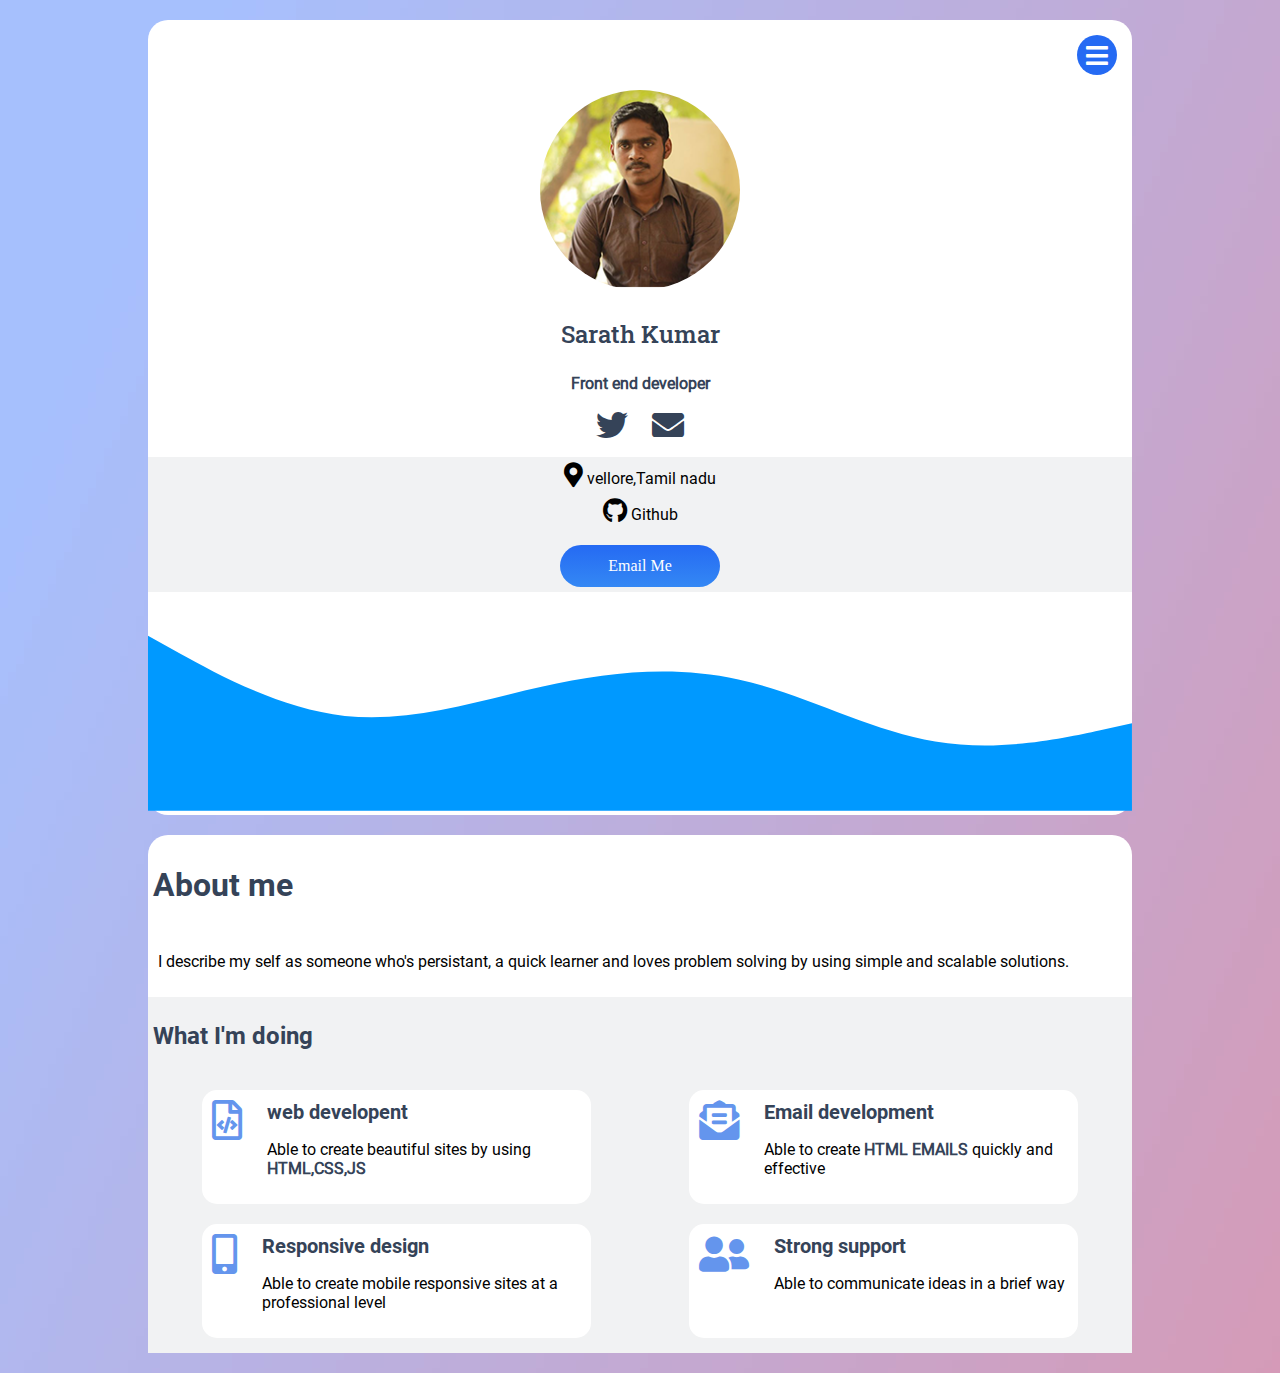
<file: portfolio/index.html>
<!DOCTYPE html>
<html lang="en">

<head>
    <meta charset="UTF-8">
    <meta name="viewport" content="width=device-width, initial-scale=1.0">
    <meta http-equiv="X-UA-Compatible" content="ie=edge">
    <link rel="stylesheet" href="css/style.css" />
    <link rel="stylesheet" href="https://cdnjs.cloudflare.com/ajax/libs/font-awesome/5.11.2/css/all.css"/>
    <title>SARATH PORTFOLIO</title>
</head>

<body class="bg-color">

    <div class="container">
        
        <div class="personal-info bg-white margin-10px">
            <header class="menu">
                <div class="menu-content unshow">
                    <ul>
                        <li><a href="http://sarathkumar.dx.am/resume.html">Resume</a></li>
                        <li><a href="http://127.0.0.1:5500/project.html">Portfolio</a></li>
                    </ul>
                </div>
                <div class="menu-icon" id="m-icon">
                    <a href="JavaScript:void(0)"><i id="icon-menu" class="fas fa-bars"></i></a>
                </div>
            </header>

            <div class="image margin-10px">
                <img src="image/edit-sarath_03.png" alt="sarath-photo" />
            </div>
            <div class="info">
                <h3 class="robotoslab-medium">Sarath Kumar</h3>
                <h3 class="text-regular font-boldcolor">Front end developer</h3>
            </div>

            <div class="social-icons">
                <a href="https://twitter.com/SARATHK14255230" class="margin-10px"><i class="fab fa-twitter text-bold"></i></a>
                <a href="mailto:sarathakashbeliever@gmail.com" class="margin-10px"><i class="fas fa-envelope text-bold"></i></a>
            </div>
            <div class="location">
                <ul>
                    <li class="text-regular"><i class="fas fa-map-marker-alt"></i> vellore,Tamil nadu</li>
                    <li class="text-regular"><i class="fab fa-github"></i> <a href="https://github.com/sarathakash">Github</a></li>
                </ul>
                <div class="email">
                    <a href="mailto:sarathakashbeliever@gmail.com">Email Me</a>
                </div>
            </div>
            <svg xmlns="http://www.w3.org/2000/svg" viewBox="0 0 1440 320"><path fill="#0099ff" fill-opacity="1" d="M0,64L48,90.7C96,117,192,171,288,181.3C384,192,480,160,576,138.7C672,117,768,107,864,128C960,149,1056,203,1152,218.7C1248,235,1344,213,1392,202.7L1440,192L1440,320L1392,320C1344,320,1248,320,1152,320C1056,320,960,320,864,320C768,320,672,320,576,320C480,320,384,320,288,320C192,320,96,320,48,320L0,320Z"></path></svg>
        </div>
        <!--about-me-layout-->
        <div class="about-me bg-white border-radius margin-10px">
            <div class="padding-5">
                <h2 class="text-bold">About me</h2>
                <div class="padding-5">
                    <p class="text-regular">I describe my self as someone who's persistant, a quick learner and
                        loves
                        problem solving by using simple and scalable solutions.</p>
                </div>
            </div>
            <div class="what-am-doing location padding-5">
                <h2 class="text-bold">What I'm doing</h2>
            </div>
            <section class="skill-layout location">
                <div class="sk-lay-1 bg-white padding-5">
                    <div class="icon padding-5">
                        <i class="far fa-file-code text-bold"></i>
                    </div>
                    <div class="content padding-5">
                        <h4 class="text-bold">web developent</h4>
                        <p class="text-regular">Able to create beautiful sites by using <b
                                class="font-boldcolor">HTML,CSS,JS</b></p>
                    </div>
                </div>
                <div class="sk-lay-1 bg-white padding-5">
                    <div class="icon padding-5">
                        <i class="fas fa-envelope-open-text"></i>
                    </div>
                    <div class="content padding-5">
                        <h4 class="text-bold">Email development</h4>
                        <p class="text-regular">Able to create <b class="font-boldcolor">HTML EMAILS</b>
                            quickly and effective</p>
                    </div>
                </div>
                <div class="sk-lay-1 bg-white padding-5">
                    <div class="icon padding-5">
                        <i class="fas fa-mobile-alt"></i>
                    </div>
                    <div class="content padding-5">
                        <h4 class="text-bold">Responsive design</h4>
                        <p class="text-regular">Able to create mobile responsive sites
                            at a professional level</p>
                    </div>
                </div>
                <div class="sk-lay-1 bg-white padding-5">
                    <div class="icon padding-5">
                        <i class="fas fa-user-friends"></i>
                    </div>
                    <div class="content padding-5">
                        <h4 class="text-bold">Strong support</h4>
                        <p class="text-regular">Able to communicate ideas in a brief way</p>
                    </div>
                </div>
            </section>
        </div>
    </div>
    <script src="lib/Jquery/jquery-3.4.1.js"></script>
    <script src="js/protfolio.js"></script>
</body>

</html>
</file>
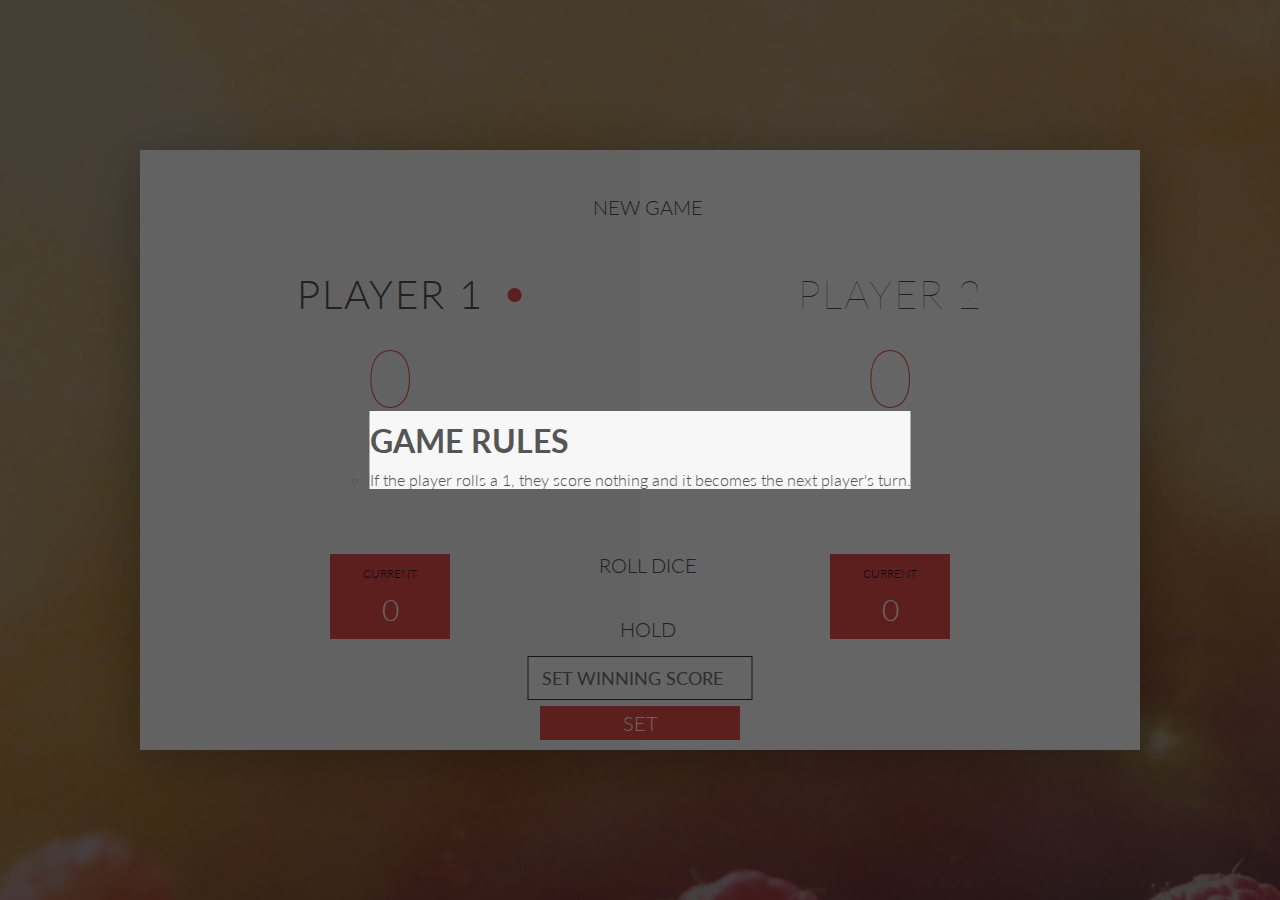
<file: portfolio/appgame.html>
<!DOCTYPE html>
<html lang="en">

<head>
    <meta charset="UTF-8">
    <meta name="viewport" content="width=device-width, initial-scale=1.0">
    <meta http-equiv="X-UA-Compatible" content="ie=edge">
    <link href="https://fonts.googleapis.com/css?family=Lato:100,300,600" rel="stylesheet" type="text/css">
    <link href="http://code.ionicframework.com/ionicons/2.0.1/css/ionicons.min.css" rel="stylesheet" type="text/css">
    <link type="text/css" rel="stylesheet" href="css/soursecode.css">
    <title>Pig Game</title>
</head>

<body>
    <div class="popup">
        <div class="content">
            <h1>GAME RULES</h1>
            <ul>
                <li>If the player rolls a 1, they score nothing and it becomes the next player's turn.</li>
            </ul>
        </div>
    </div>
    <div class="wrapper clearfix">
        <div class="player-0-panel active">
            <div class="player-name" id="name-0">Player 1</div>
            <div class="player-score" id="score-0">0</div>
            <div class="player-current-box">
                <div class="player-current-label">Current</div>
                <div class="player-current-score" id="current-0">0</div>
            </div>
        </div>

        <div class="player-1-panel">
            <div class="player-name" id="name-1">Player 2</div>
            <div class="player-score" id="score-1">0</div>
            <div class="player-current-box">
                <div class="player-current-label">Current</div>
                <div class="player-current-score" id="current-1">0</div>
            </div>
        </div>

        <button class="btn-new"><i class="ion-ios-plus-outline"></i>New game</button>
        <button class="btn-roll"><i class="ion-ios-loop"></i>Roll dice</button>
        <button class="btn-hold"><i class="ion-ios-download-outline"></i>Hold</button>

        <input type="number" placeholder="SET WINNING SCORE" min="0" class="final-score" />
        <button class="btn-submit">SET</button>

        <img src="image/dice-6.png" alt="Dice" class="dice" id="dice-1">
        <img src="image/dice-6.png" alt="Dice" class="dice" id="dice-2">
    </div>

    <script src="js/sourscecode.js"></script>
</body>

</html>
</file>
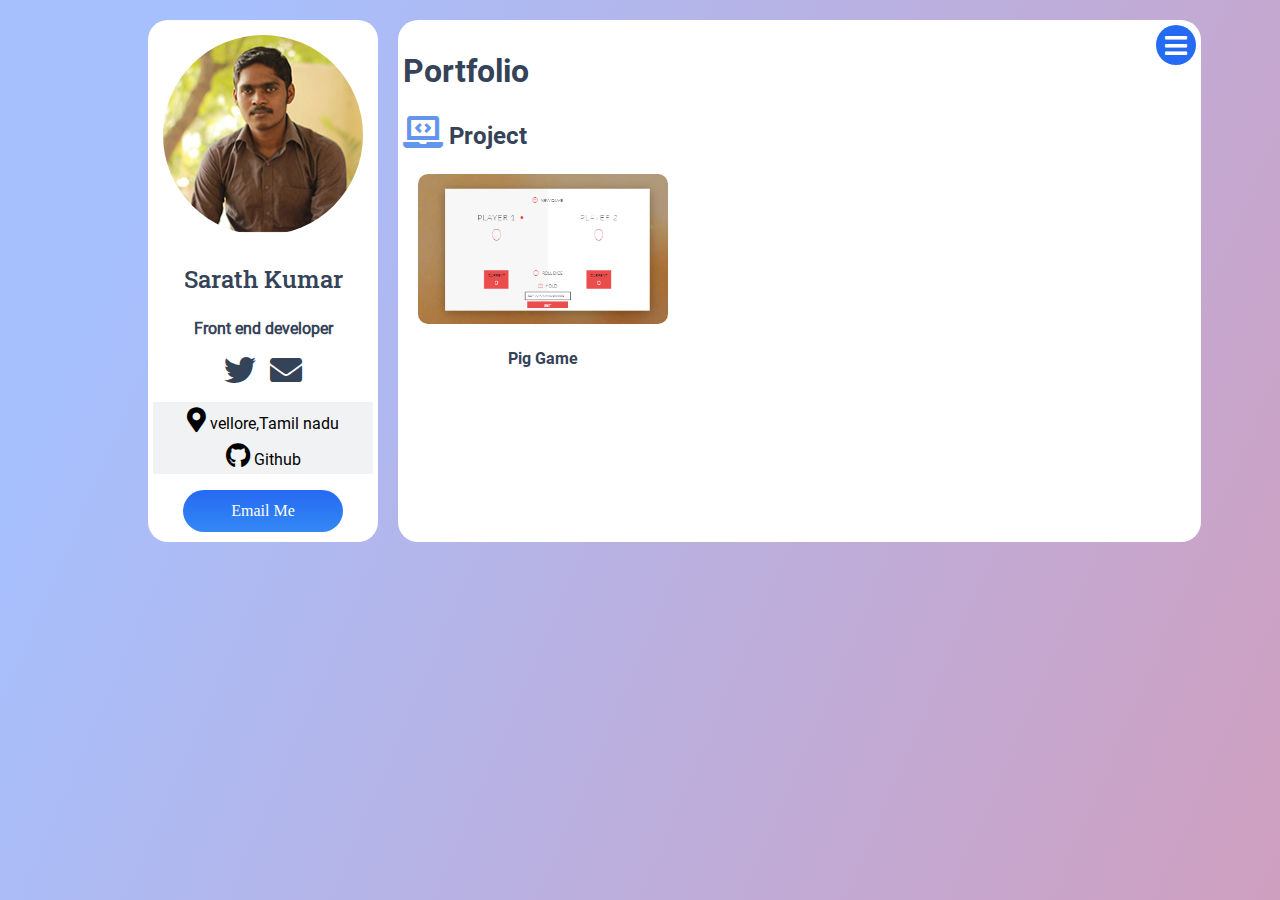
<file: portfolio/project.html>
<!DOCTYPE html>
<html lang="en">

<head>
    <meta charset="UTF-8">
    <meta name="viewport" content="width=device-width, initial-scale=1.0">
    <meta http-equiv="X-UA-Compatible" content="ie=edge">
    <meta name="google-site-verification" content="oikBL0h6c0qqqwsIaNwT2E1aSwIWwUXgp6fKLJOdbvc" />
    <link rel="stylesheet" href="css/style.css" />
    <link rel="stylesheet" href="css/resume.css" />
    <link rel="stylesheet" href="css/project.css" />
    <link rel="stylesheet" href="https://cdnjs.cloudflare.com/ajax/libs/font-awesome/5.11.2/css/all.css"/>
    <title>Project</title>
</head>

<body>
    <div class="bg-color res-bgcolor">
        <div class="container rsum-cont">
            <div class="personal-info bg-white margin-10px rsum-per">
                <!--profile-layout-->
                <div class="image margin-10px">
                    <img src="image/edit-sarath_03.png" alt="sarath-photo" />
                </div>

                <div class="info">
                    <h3 class="robotoslab-medium">Sarath Kumar</h3>
                    <h3 class="text-regular font-boldcolor">Front end developer</h3>
                </div>

                <div class="social-icons">
                    <a href="https://twitter.com/SARATHK14255230" class="margin-10px"><i class="fab fa-twitter text-bold"></i></a>
                    <a href="mailto:sarathakashbeliever@gmail.com" class="margin-10px"><i class="fas fa-envelope text-bold"></i></a>
                </div>
                <div class="location">
                    <ul>
                        <li class="text-regular"><i class="fas fa-map-marker-alt"></i> vellore,Tamil nadu</li>
                        <li class="text-regular"><i class="fab fa-github"></i> <a href="https://github.com/sarathakash">Github</a></li>
                    </ul>
                </div>
                <div class="email">
                    <a href="mailto:sarathakashbeliever@gmail.com">Email Me</a>
                </div>
            </div>
            <!--project-->
            <div class="about-me bg-white border-radius margin-10px res-about">
                <!--menu bar-->
                <header class="menu res-menu">
                    <div class="menu-content unshow margin" id="no-padding">
                        <ul>
                            <li><a href="http://sarathkumar.dx.am/index.html">About</a></li>
                            <li><a href="http://sarathkumar.dx.am/resume.html">Resume</a></li>
                        </ul>
                    </div>
                    <div class="menu-icon padding-5" id="m-icon">
                        <a href="JavaScript:void(0)"><i id="icon-menu" class="fas fa-bars"></i></a>
                    </div>
                </header>
                <!--project--layout-->
                <div class="padding-5">
                    <h2 class="text-bold">Portfolio</h2>
                    <h3 class="icon text-bold h3"><i class="fas fa-laptop-code"></i> Project</h3>
                    <section class="project">
                        <div class="project-list">
                            <div class="list">
                                <a href="http://sarathkumar.dx.am/appgame.html"><img src="image/projectimage/new.PNG" alt="die-game"/></a>
                                <h4 class="text-bold h4">Pig Game</h4>
                            </div>
                        </div>
                    </section>                    
                </div>
            </div>
        </div>
    </div>


    <script src="lib/Jquery/jquery-3.4.1.js"></script>
    <script src="js/protfolio.js"></script>
</body>

</html>
</file>
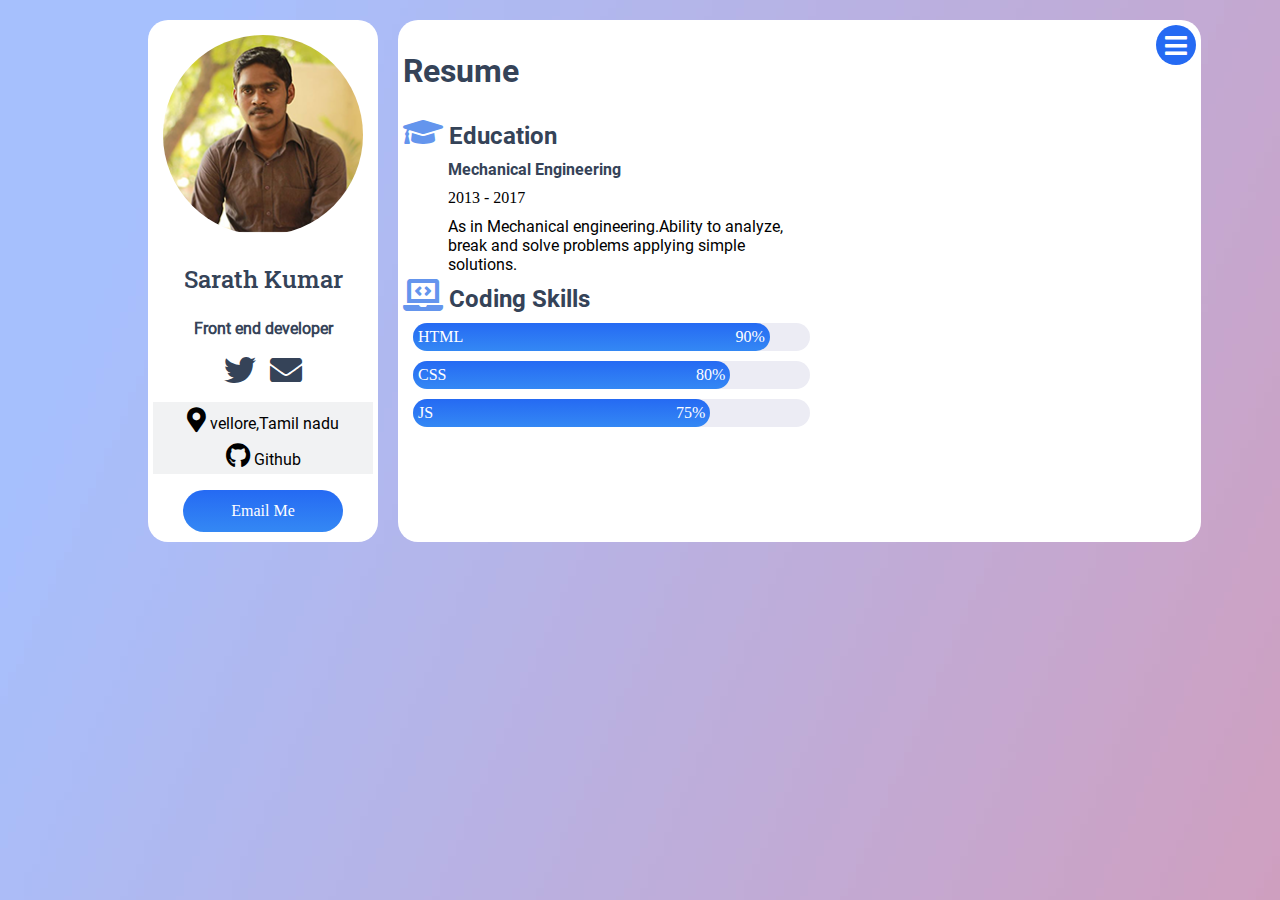
<file: portfolio/resume.html>
<!DOCTYPE html>
<html lang="en">

<head>
    <meta charset="UTF-8">
    <meta name="viewport" content="width=device-width, initial-scale=1.0">
    <meta http-equiv="X-UA-Compatible" content="ie=edge">
    <meta name="google-site-verification" content="oikBL0h6c0qqqwsIaNwT2E1aSwIWwUXgp6fKLJOdbvc" />
    <link rel="stylesheet" href="css/style.css" />
    <link rel="stylesheet" href="css/resume.css" />
    <link rel="stylesheet" href="https://cdnjs.cloudflare.com/ajax/libs/font-awesome/5.11.2/css/all.css"/>
    <title>Resume</title>
</head>

<body>
    <div class="bg-color res-bgcolor">
        <div class="container rsum-cont">
            <div class="personal-info bg-white margin-10px rsum-per">
                <!--profile-layout-->
                <div class="image margin-10px">
                    <img src="image/edit-sarath_03.png" alt="sarath-photo" />
                </div>

                <div class="info">
                    <h3 class="robotoslab-medium">Sarath Kumar</h3>
                    <h3 class="text-regular font-boldcolor">Front end developer</h3>
                </div>

                <div class="social-icons">
                    <a href="https://twitter.com/SARATHK14255230" class="margin-10px"><i class="fab fa-twitter text-bold"></i></a>
                    <a href="mailto:sarathakashbeliever@gmail.com" class="margin-10px"><i class="fas fa-envelope text-bold"></i></a>
                </div>
                <div class="location">
                    <ul>
                        <li class="text-regular"><i class="fas fa-map-marker-alt"></i> vellore,Tamil nadu</li>
                        <li class="text-regular"><i class="fab fa-github"></i> <a href="https://github.com/sarathakash">Github</a></li>
                    </ul>
                </div>
                <div class="email">
                    <a href="mailto:sarathakashbeliever@gmail.com">Email Me</a>
                </div>
            </div>
            <!--resume-->
            <div class="about-me bg-white border-radius margin-10px res-about">
                <!--menu bar-->
                <header class="menu res-menu">
                    <div class="menu-content unshow margin" id="no-padding">
                        <ul>
                            <li><a href="http://sarathkumar.dx.am/index.html">About</a></li>
                            <li><a href="http://127.0.0.1:5500/project.html">Portfolio</a></li>
                        </ul>
                    </div>
                    <div class="menu-icon padding-5" id="m-icon">
                        <a href="JavaScript:void(0)"><i id="icon-menu" class="fas fa-bars"></i></a>
                    </div>
                </header>
                <!--resume--layout-->
                <div class="padding padding-5">
                    <h2 class="text-bold">Resume</h2>
                    <h3 class="icon text-bold h3"><i class="fas fa-graduation-cap"></i> Education</h3>
                    <section class="res-edu">
                        <div class="res-layout">
                            <ul>
                                <li>
                                    <h4 class="text-bold h4">Mechanical Engineering</h4>
                                </li>
                                <li>2013 - 2017</li>
                                <li class="text-regular">
                                    As in Mechanical engineering.Ability to analyze, break and solve problems
                                    applying simple solutions.</li>
                            </ul>
                        </div>
                    </section>
                    <!--coding skills-->
                    <section class="res-skill">
                        <h3 class="text-bold h3 icon"><i class="fas fa-laptop-code"></i> Coding Skills</h3>
                        <div class="progress">
                            <div class="skill-per per-html padding-5">
                                <p>HTML</p>
                                <span>90%</span>
                            </div>
                        </div>
                        <div class="progress" >
                            <div class="skill-per per-css padding-5">
                                <p>CSS</p>
                                <span>80%</span>
                            </div>
                        </div>
                        <div class="progress" >
                            <div class="skill-per per-js padding-5">
                                <p>JS</p>
                                <span>75%</span>
                            </div>
                        </div>
                    </section>
                </div>
            </div>
        </div>
    </div>


    <script src="lib/Jquery/jquery-3.4.1.js"></script>
    <script src="js/protfolio.js"></script>
</body>

</html>
</file>
<file: portfolio/css/style.css>
*{
    box-sizing: border-box;
}
body{
    margin: 0px;
}
@font-face{
    src: url("../fonts/Roboto-Regular.ttf");
    font-family: "roboto-regular";
}
@font-face{
    src: url("../fonts/Roboto-Bold.ttf");
    font-family: "roboto-bold";
}
@font-face{
    src: url("../fonts/roboto-slab/static/RobotoSlab-Medium.ttf");
    font-family: "robotoslab-medium";
}
@font-face{
    src: url("../fonts/roboto-slab/static/RobotoSlab-Regular.ttf");
    font-family: "robotoslab-regular";
}
.robotoslab-medium{
    font-family: "robotoslab-medium";
    font-size: 1.5rem;
    color: rgb(53, 67, 88);
    font-weight: inherit;
}
.font-boldcolor{
    color: rgb(53, 67, 88);
}
.text-regular{
    font-family: "roboto-regular";
    font-size: 1rem;
}
.text-bold{
    font-family: "roboto-bold";
    font-size: 2rem;
    color: rgb(53, 67, 88);
}
.bg-color{
    /*background-image: url("../image/014-army0crisp.png");
    background: linear-gradient(135deg, #43edd3 0%, #d135ed 100%);
    background-image: linear-gradient(to left, #df89b5 0%, #bfd9fe 100%);*/
    background-image: url('../image/014-army0crisp-lesssize.jpg');
    background-repeat: no-repeat;
}
.container{
    max-width: 80%;
    margin: 0 auto;
    padding: 10px;
    display: flex;
    justify-content: space-evenly;
    flex-direction: column;
}
li{
    list-style-type: none;
    padding: 5px;
}
/*menu*/
.menu{
    display: flex;
    justify-content: flex-end;
    margin: 15px;
    position: relative;
    top: 0px;
    left: 0px;
}
.menu-icon{
    position: relative;
    z-index: 1
}
.menu-icon a{
    font-size: 25px;
    padding: 7px;
    border-radius: 50%;
    width: 40px;
    height: 40px;
    background-color: #256af3;
    color: #ffffff;
    display: flex;
    align-items: center;
    justify-content: center;
}
.menu-content{
    color: rgba(255, 255, 255, 0.692);
    background: linear-gradient(to bottom, #256af3 0%, #3488f4 100%);
    border-radius: 25px 5px 5px 25px;
    position: absolute;
    top: 0px;
    right: 10px;
}
.unshow{
    display: none;
}
.show{
    display: block;
    right: 50px;    
}
.menu-content ul{
    display: flex;
    flex-direction: row;
    margin: 15px;
    list-style-type: none;
}
.menu-content ul li{
    padding: 0px 10px;
}
.menu-content ul li:hover{
    color: #ffffff;
}
a{
    text-decoration: none;
    color: inherit;
}
/*personal-layout*/
.bg-white{
    background-color: #ffffff;
}
.personal-info,.rsum-per{
    text-align: center;
    border-radius: 20px;
}
.margin-10px{
    margin: 10px;
}
.image img{
    border-radius: 100%;
    width: 200px;
}
.location{
    background-color: #f1f2f3;
}
.location ul,#no-padding{
    padding: 0px;
}
.location ul li i{
    font-size: 25px;
}
.email{
    display: flex;
    justify-content: center;
    padding-bottom: 5px;
}
.email a{
    background: linear-gradient(to bottom, #256af3 0%, #3488f4 100%);
    padding: 12px 28px;
    border-radius: 25px;
    color: #ffffff;
    width: 10rem;
}
/*about me layout*/
.about-me{
    min-width: 80%;
}
.about-me .padding-5{
    padding: 5px;
}
.border-radius{
    border-radius: 20px;
}
.what-am-doing .text-bold,.h3{
    font-size: 1.5rem;
}
/*skill-layout*/
.skill-layout,.sk-lay-1,.res-layout,.res-edu{
    display: flex;
}
.skill-layout{
    justify-content: space-around;
    flex-wrap: wrap;
    padding: 5px;
}
.sk-lay-1{
    flex: 0 0 40%;
    border-radius: 15px;
    margin: 10px;
}
.sk-lay-1:hover{
    box-shadow: 3px 3px 5px 2px rgba(0,0,0,.20) , -3px -3px 5px 2px rgba(0,0,0,.20);;
}
.icon i{
    font-size: 2.5rem;
    color: cornflowerblue;
}
.content{
    margin-left: 15px;
}
.content h4{
    margin: 0px;
    font-size: 20px;
}
@media all and (max-width: 576px){
    .container{
        max-width: 100%;
        padding: 5px;
    }
    .sk-lay-1{
        flex: 0 0 100%;
    }
}
</file>
<file: portfolio/css/soursecode.css>
/**********************************************
*** GENERAL
**********************************************/

* {
    margin: 0;
    padding: 0;
    box-sizing: border-box;

}

.clearfix::after {
    content: "";
    display: table;
    clear: both;
}

body {
    background-image: linear-gradient(rgba(62, 20, 20, 0.4), rgba(62, 20, 20, 0.4)), url("../image/back.jpg");
    background-size: cover;
    background-position: center;
    font-family: Lato;
    font-weight: 300;
    position: relative;
    height: 100vh;
    color: #555;
}

.wrapper {
    width: 1000px;
    position: absolute;
    top: 50%;
    left: 50%;
    transform: translate(-50%, -50%);
    background-color: #fff;
    box-shadow: 0px 10px 50px rgba(0, 0, 0, 0.3);
    overflow: hidden;
}

.player-0-panel,
.player-1-panel {
    width: 50%;
    float: left;
    height: 600px;
    padding: 100px;
}



/**********************************************
*** PLAYERS
**********************************************/

.player-name {
    font-size: 40px;
    text-align: center;
    text-transform: uppercase;
    letter-spacing: 2px;
    font-weight: 100;
    margin-top: 20px;
    margin-bottom: 10px;
    position: relative;
}

.player-score {
    text-align: center;
    font-size: 80px;
    font-weight: 100;
    color: #EB4D4D;
    margin-bottom: 130px;
}

.active {
    background-color: #f7f7f7;
}

.active .player-name {
    font-weight: 300;
}

.active .player-name::after {
    content: "\2022";
    font-size: 47px;
    position: absolute;
    color: #EB4D4D;
    top: -7px;
    right: 10px;

}

.player-current-box {
    background-color: #EB4D4D;
    color: #fff;
    width: 40%;
    margin: 0 auto;
    padding: 12px;
    text-align: center;
}

.player-current-label {
    text-transform: uppercase;
    margin-bottom: 10px;
    font-size: 12px;
    color: #222;
}

.player-current-score {
    font-size: 30px;
}

button {
    position: absolute;
    width: 200px;
    left: 50%;
    transform: translateX(-50%);
    color: #555;
    background: none;
    border: none;
    font-family: Lato;
    font-size: 20px;
    text-transform: uppercase;
    cursor: pointer;
    font-weight: 300;
    transition: background-color 0.3s, color 0.3s;
}

button:hover {
    font-weight: 600;
}

button:hover i {
    margin-right: 20px;
}

button:focus {
    outline: none;
}

i {
    color: #EB4D4D;
    display: inline-block;
    margin-right: 15px;
    font-size: 32px;
    line-height: 1;
    vertical-align: text-top;
    margin-top: -4px;
    transition: margin 0.3s;
}

.btn-new {
    top: 45px;
}

.btn-roll {
    top: 403px;
}

.btn-hold {
    top: 467px;
}

.dice {
    position: absolute;
    left: 50%;
    top: 250px;
    transform: translateX(-50%);
    height: 100px;
    box-shadow: 0px 10px 60px rgba(0, 0, 0, 0.10);
}

#dice-2 {
    top: 115px;
}

#dice-1 {
    top: 250px;
}


.final-score {
    border: 0.5px solid rgba(0, 0, 0, 0.781);
    position: absolute;
    left: 50%;
    bottom: 50px;
    transform: translate(-50%);
    color: #555;
    font-size: 18px;
    font-family: 'Lato';
    text-align: center;
    padding: 10px;
    width: 225px;
}

.btn-submit {
    position: absolute;
    bottom: 10px;
    background-color: #EB4D4D;
    color: #fff;
    padding: 5px;
}

.winner {
    background-color: #f7f7f7;
}

.winner .player-name {
    font-weight: 300;
    color: #EB4D4D;
}
/*pop*/
.popup{
    position: fixed;
    top: 0px;
    left: 0px;
    width: 100%;
    height: 100%;
    background-color: rgba(0, 0, 0, 0.603);
    z-index: 1;
}
.content{
    background-color: #f7f7f7;
    position: absolute;
    top: 50%;
    left: 50%;
    transform: translate(-50%,-50%);
}
h1{
    margin:10px 0px 10px 0px;
}
ul{
    list-style-type: circle;
}
</file>
<file: portfolio/css/resume.css>
.rsum-per{
    padding: 5px;
}
/*res-bgcolor*/
.res-bgcolor{
    height: 100vh;
}
/*res-menu*/
.res-menu ul{
    margin: 10px;
    padding: 0px;
}
.res-menu{
    margin: unset;
    position: absolute;
    top: 0%;
    left: 100%;
    transform: translate(-100%, 0%);
}
.margin,.social-icons a{
    margin: 5px;
}
/*resume page -personal layout*/
.rsum-per{
    width: 50%;
}
.rsum-cont{
    flex-direction: unset;
}
/*res-about*/
.res-about{
    position: relative;
}
.icon .fas{
    font-size: 32px;
}
.padding h3{
    margin-top: 0px;
    margin-bottom: 5px;
}
.res-layout{
    flex: 0 0 50%;
}
.res-layout ul,.padding h4{
    margin: 0px;
}
.h4{
    font-size: 1rem;
}
/*coding skills*/
.progress{
    background-color: rgb(236, 236, 244);
    border-radius: 20px;
    width: 50%;
    margin: 10px;
}
.skill-per p{
    margin: 0px;
}
.skill-per{
    display: flex;
    justify-content: space-between;
    background: linear-gradient(to bottom, #256af3 0%, #3488f4 100%);
    border-radius: 20px;
    color: #ffffff; 
}
.per-html{
    width: 90%;
    animation: skill-bar 4s;
}
@keyframes skill-bar{
    from{width: 0%;}
    to{width: 90%;}
}
.per-css{
    width: 80%;
    animation: skill-css 4s ;
}
@keyframes skill-css{
    from{width: 0%;}
    to{width: 80%;}
}
.per-js{
    width: 75%;
    animation: skill-js 4s;
}
@keyframes skill-js{
    from{width: 0%;}
    to{width: 75%;}
}
@media all and (max-width: 576px){
    .rsum-cont,.project-list{
        flex-direction: column;
    }
    .rsum-per,.progress{
        width: unset;
    }
    .res-bgcolor{
        height: unset;
    }
    .res-layout{
        flex: 0 0 100%;
    }
}
@media (min-width:576px) and (max-width:1200px){
    .rsum-cont{
        flex-direction: column;
    }
    .rsum-per{
        width: unset;
    }
    .res-bgcolor{
        height: 100vh;
    }  
}
</file>
<file: portfolio/css/project.css>
*{
    box-sizing: border-box;
}
.project-list{
    display: flex;
}
.list{
    margin: 0px 15px 0px 15px;
    text-align: center;
    flex-basis: 30%;
}
.list img{
    width: 250px;
    height: 150px;
    border-radius: 10px;
}
</file>
